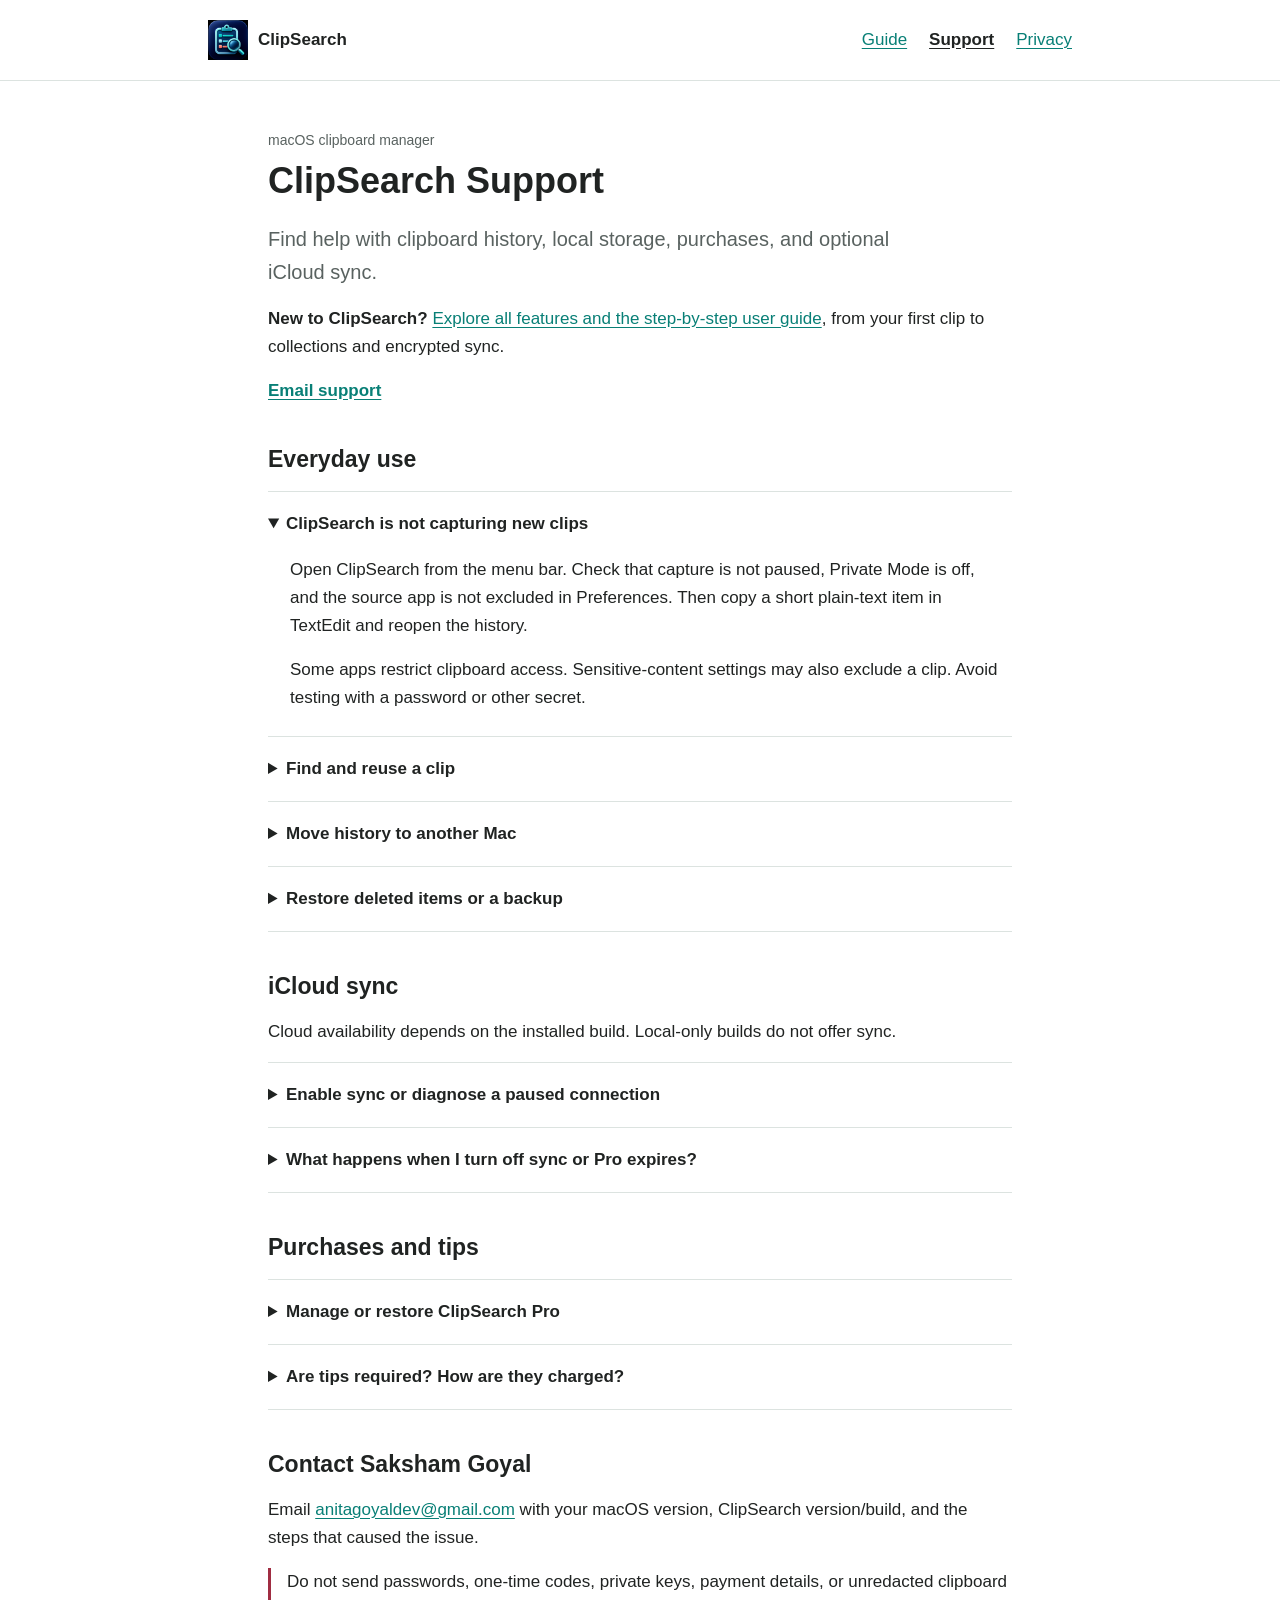
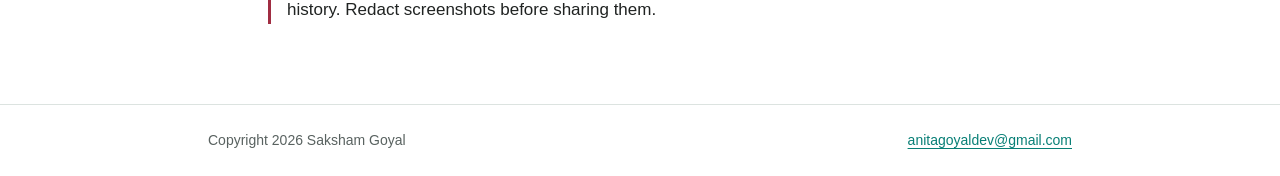
<file: index.html>
<!doctype html>
<html lang="en"><head><meta charset="utf-8"><meta name="viewport" content="width=device-width, initial-scale=1"><meta name="description" content="ClipSearch Support for the local-first macOS clipboard manager by Saksham Goyal."><title>ClipSearch Support</title><link rel="icon" href="./icon.png"><link rel="stylesheet" href="./style.css"></head>
<body><a class="skip" href="#main">Skip to content</a><header><div class="nav"><a class="brand" href="./"><img src="./icon.png" alt="" width="40" height="40">ClipSearch</a><nav aria-label="Main"><a href="./guide/">Guide</a><a href="./" aria-current="page">Support</a><a href="./privacy/">Privacy</a></nav></div></header>
<main id="main"><p class="eyebrow">macOS clipboard manager</p>
<h1>ClipSearch Support</h1>
<p class="lead">Find help with clipboard history, local storage, purchases, and optional iCloud sync.</p>
<p><strong>New to ClipSearch?</strong> <a href="./guide/">Explore all features and the step-by-step user guide</a>, from your first clip to collections and encrypted sync.</p>
<p><a class="contact" href="mailto:anitagoyaldev@gmail.com?subject=ClipSearch%20Support">Email support</a></p>
<section aria-labelledby="start"><h2 id="start">Everyday use</h2>
<details open><summary>ClipSearch is not capturing new clips</summary><div><p>Open ClipSearch from the menu bar. Check that capture is not paused, Private Mode is off, and the source app is not excluded in Preferences. Then copy a short plain-text item in TextEdit and reopen the history.</p><p>Some apps restrict clipboard access. Sensitive-content settings may also exclude a clip. Avoid testing with a password or other secret.</p></div></details>
<details><summary>Find and reuse a clip</summary><div><p>Open the menu-bar panel and search by content, title, tag, or file path. Select a result to copy it back to the system clipboard, then paste in the destination app. Compact mode shows more items; verbose mode includes metadata and actions.</p></div></details>
<details><summary>Move history to another Mac</summary><div><p>Export a <code>.clipsearch</code> archive, transfer it securely, and import it on the other Mac. Import merges with existing history instead of replacing it. File references contain paths, not the original files; those paths may not exist on the new Mac.</p></div></details>
<details><summary>Restore deleted items or a backup</summary><div><p>Open Recently Deleted to restore items before they are permanently removed. For a verified database backup, use the storage and backup section in Preferences. Restoration creates a safety backup before replacing the current database.</p><p>Exports and backups are separate copies. Deleting an item from history does not delete it from an older archive or backup.</p></div></details></section>
<section aria-labelledby="sync"><h2 id="sync">iCloud sync</h2><p>Cloud availability depends on the installed build. Local-only builds do not offer sync.</p>
<details><summary>Enable sync or diagnose a paused connection</summary><div><p>In a cloud-enabled build, sync requires Pro, explicit opt-in, the same iCloud account on both Macs, and Passwords &amp; Keychain enabled in iCloud settings. Start in the cloud section of Preferences. ClipSearch makes a local safety backup before initial enablement.</p><p>When the original encryption key has not arrived through iCloud Keychain, sync waits. Keep both Macs signed in and retry later. Do not reset Keychain or delete cloud data to troubleshoot. If the original key is lost, an independent export or backup may be needed.</p></div></details>
<details><summary>What happens when I turn off sync or Pro expires?</summary><div><p>Transfers pause and local history stays accessible. Existing cloud records are not erased. While sync is active, supported changes and deletions propagate to other devices. File permissions, backups, app exclusions, and device settings do not sync.</p></div></details></section>
<section aria-labelledby="billing"><h2 id="billing">Purchases and tips</h2>
<details><summary>Manage or restore ClipSearch Pro</summary><div><p>Pro is offered as a monthly or annual auto-renewing subscription, not a lifetime purchase. Use Restore Purchases with the Apple Account used to buy it. Manage or cancel renewal through <a href="https://apps.apple.com/account/subscriptions">Apple's subscription settings</a>.</p><p>History remains free. The free creation limits are 3 collections, 3 saved searches, and 10 snippets. Existing local content remains accessible after Pro expires.</p></div></details>
<details><summary>Are tips required? How are they charged?</summary><div><p>Tips are optional, one-time App Store purchases and unlock no features. The app shows the available amounts in your storefront's currency before Apple's confirmation. A tip is not a subscription.</p><p>For an eligible refund request, use <a href="https://reportaproblem.apple.com/">Apple's Report a Problem service</a>.</p></div></details></section>
<section aria-labelledby="contact"><h2 id="contact">Contact Saksham Goyal</h2><p>Email <a href="mailto:anitagoyaldev@gmail.com">anitagoyaldev@gmail.com</a> with your macOS version, ClipSearch version/build, and the steps that caused the issue.</p><p class="notice">Do not send passwords, one-time codes, private keys, payment details, or unredacted clipboard history. Redact screenshots before sharing them.</p></section></main><footer><div><span>Copyright 2026 Saksham Goyal</span><a href="mailto:anitagoyaldev@gmail.com">anitagoyaldev@gmail.com</a></div></footer></body></html>
</file>
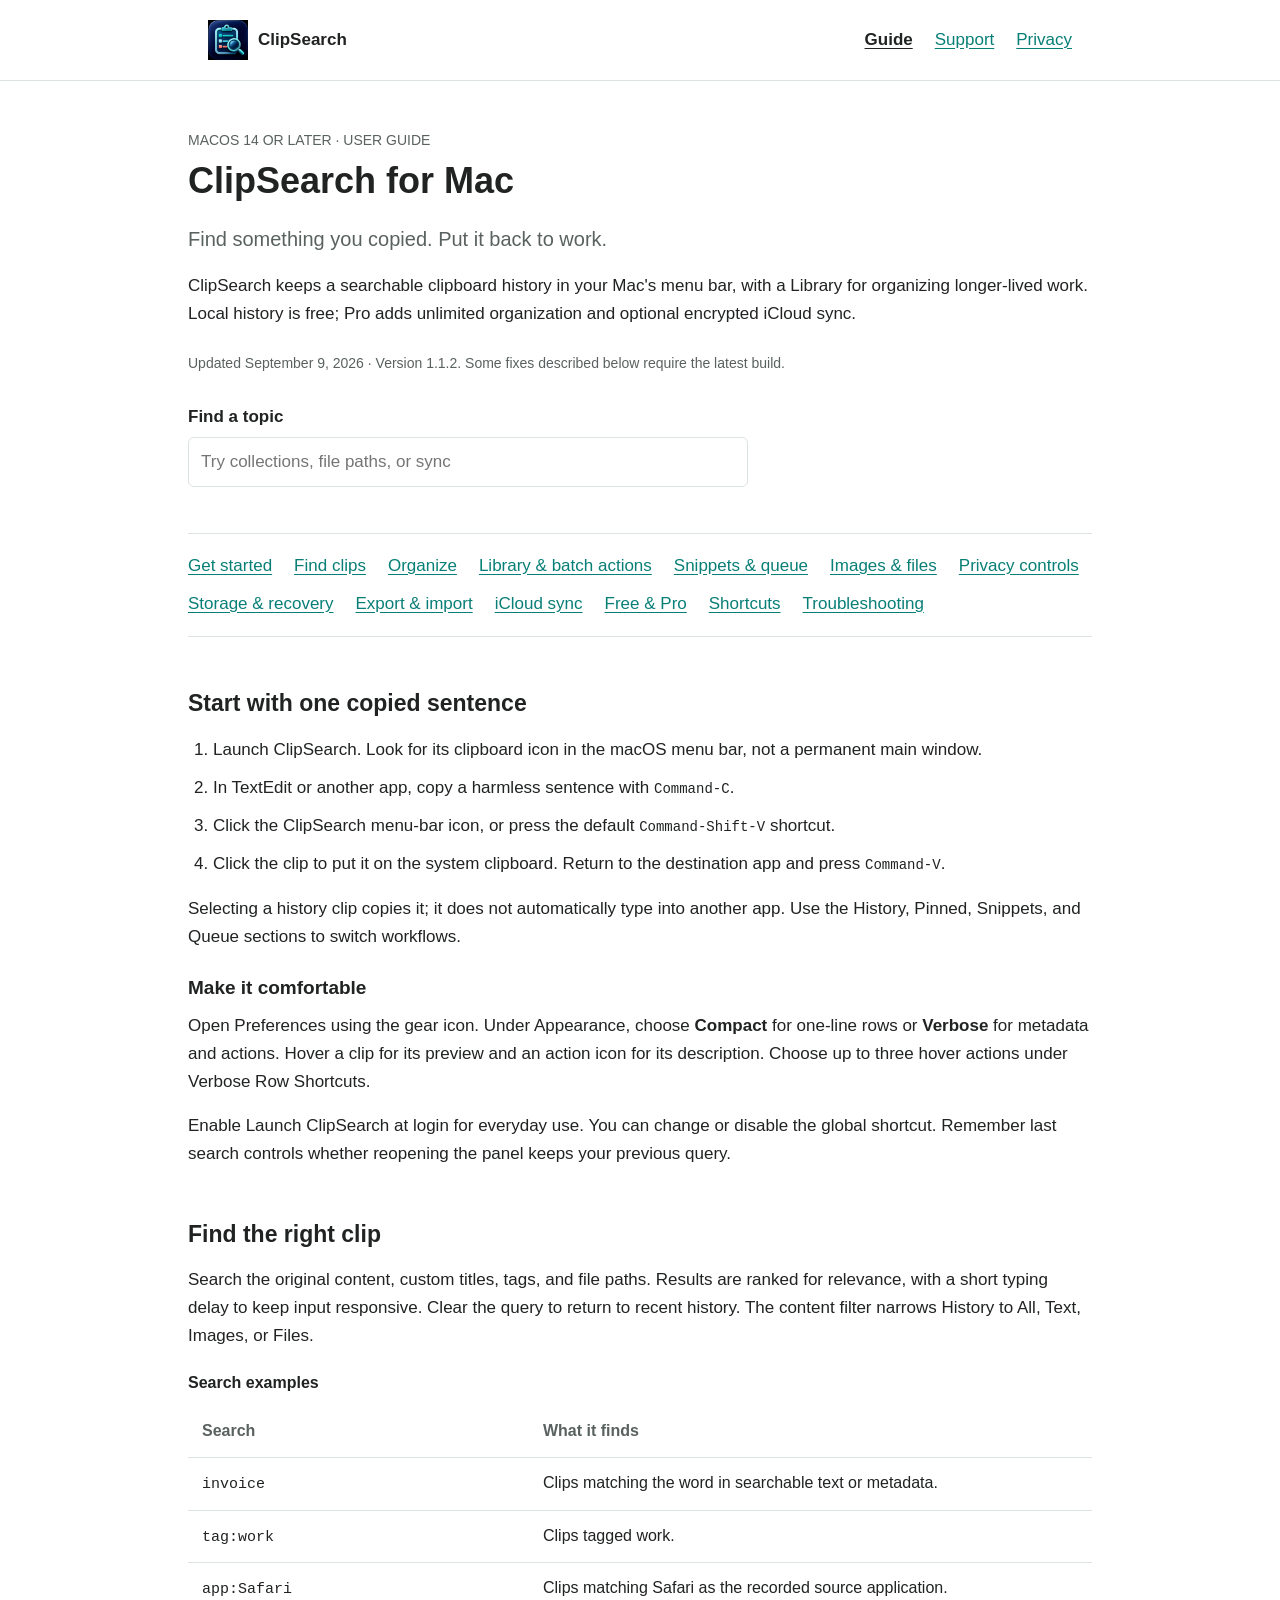
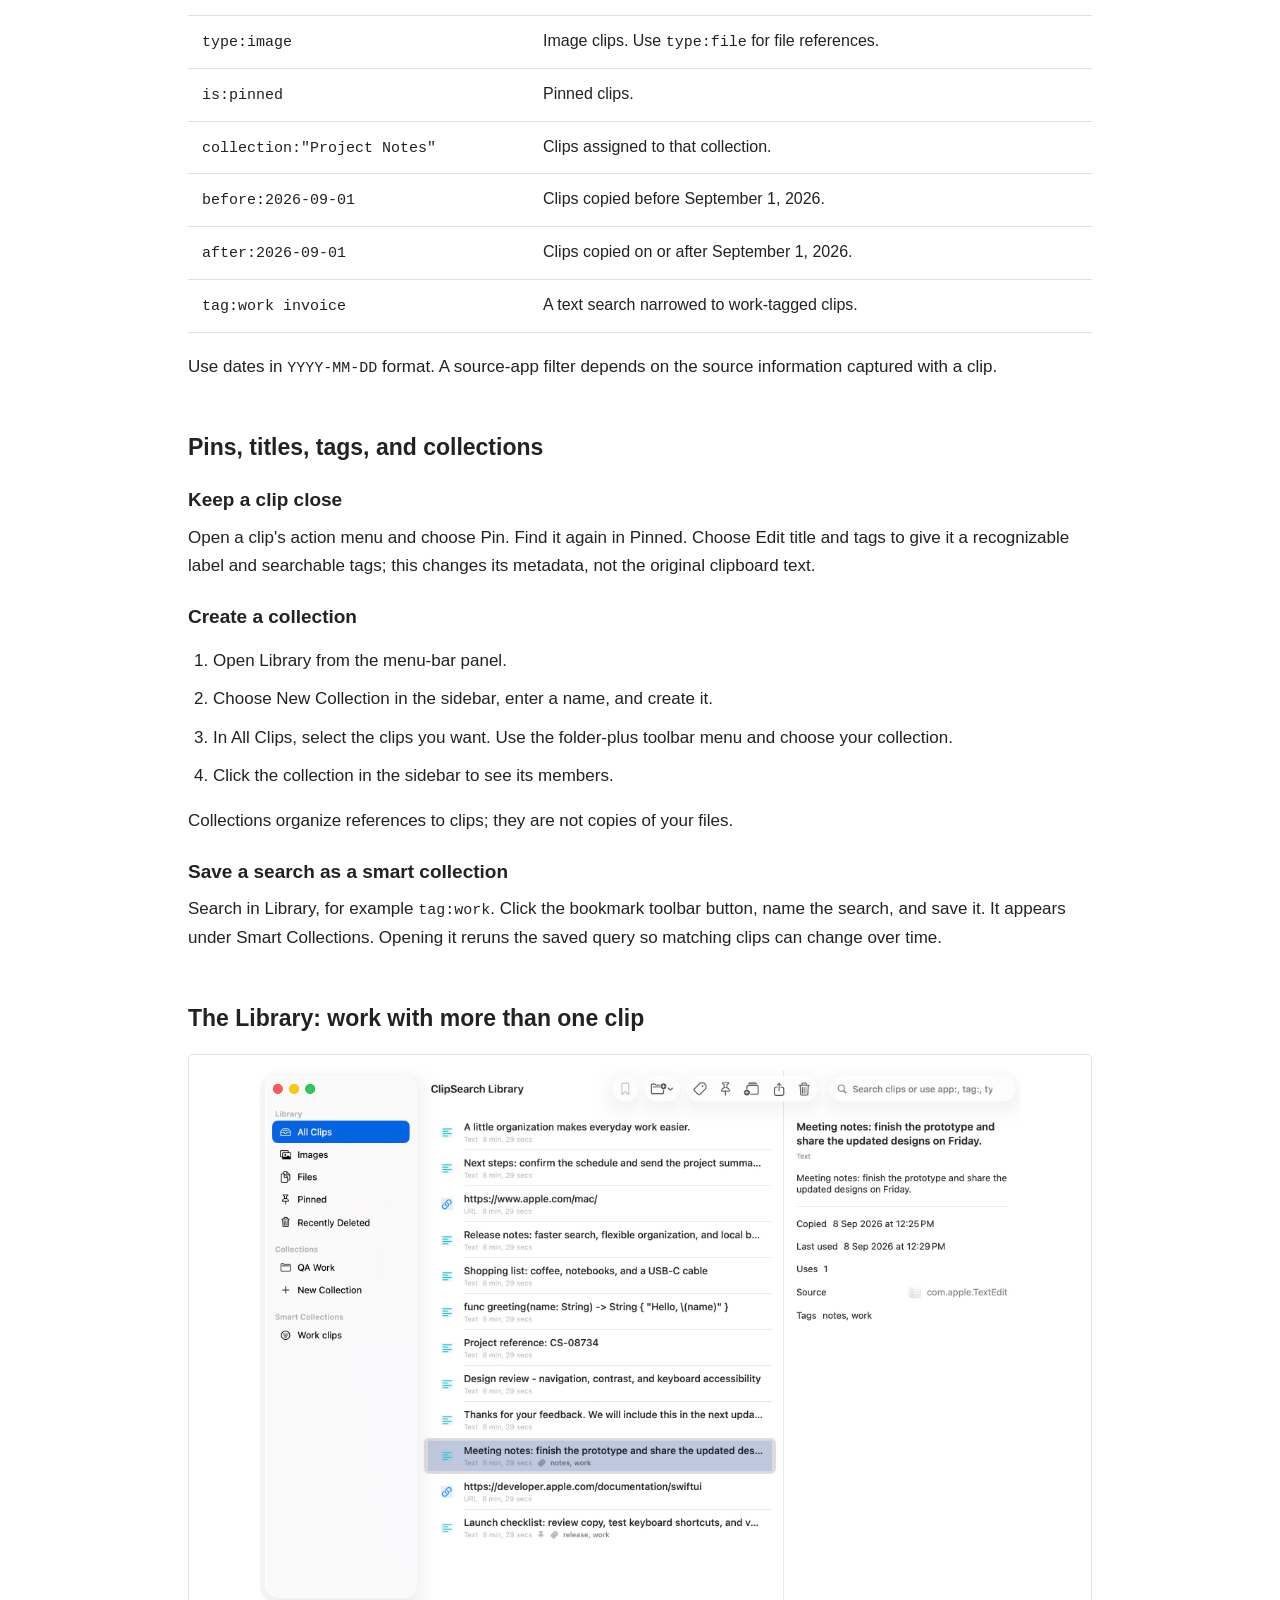
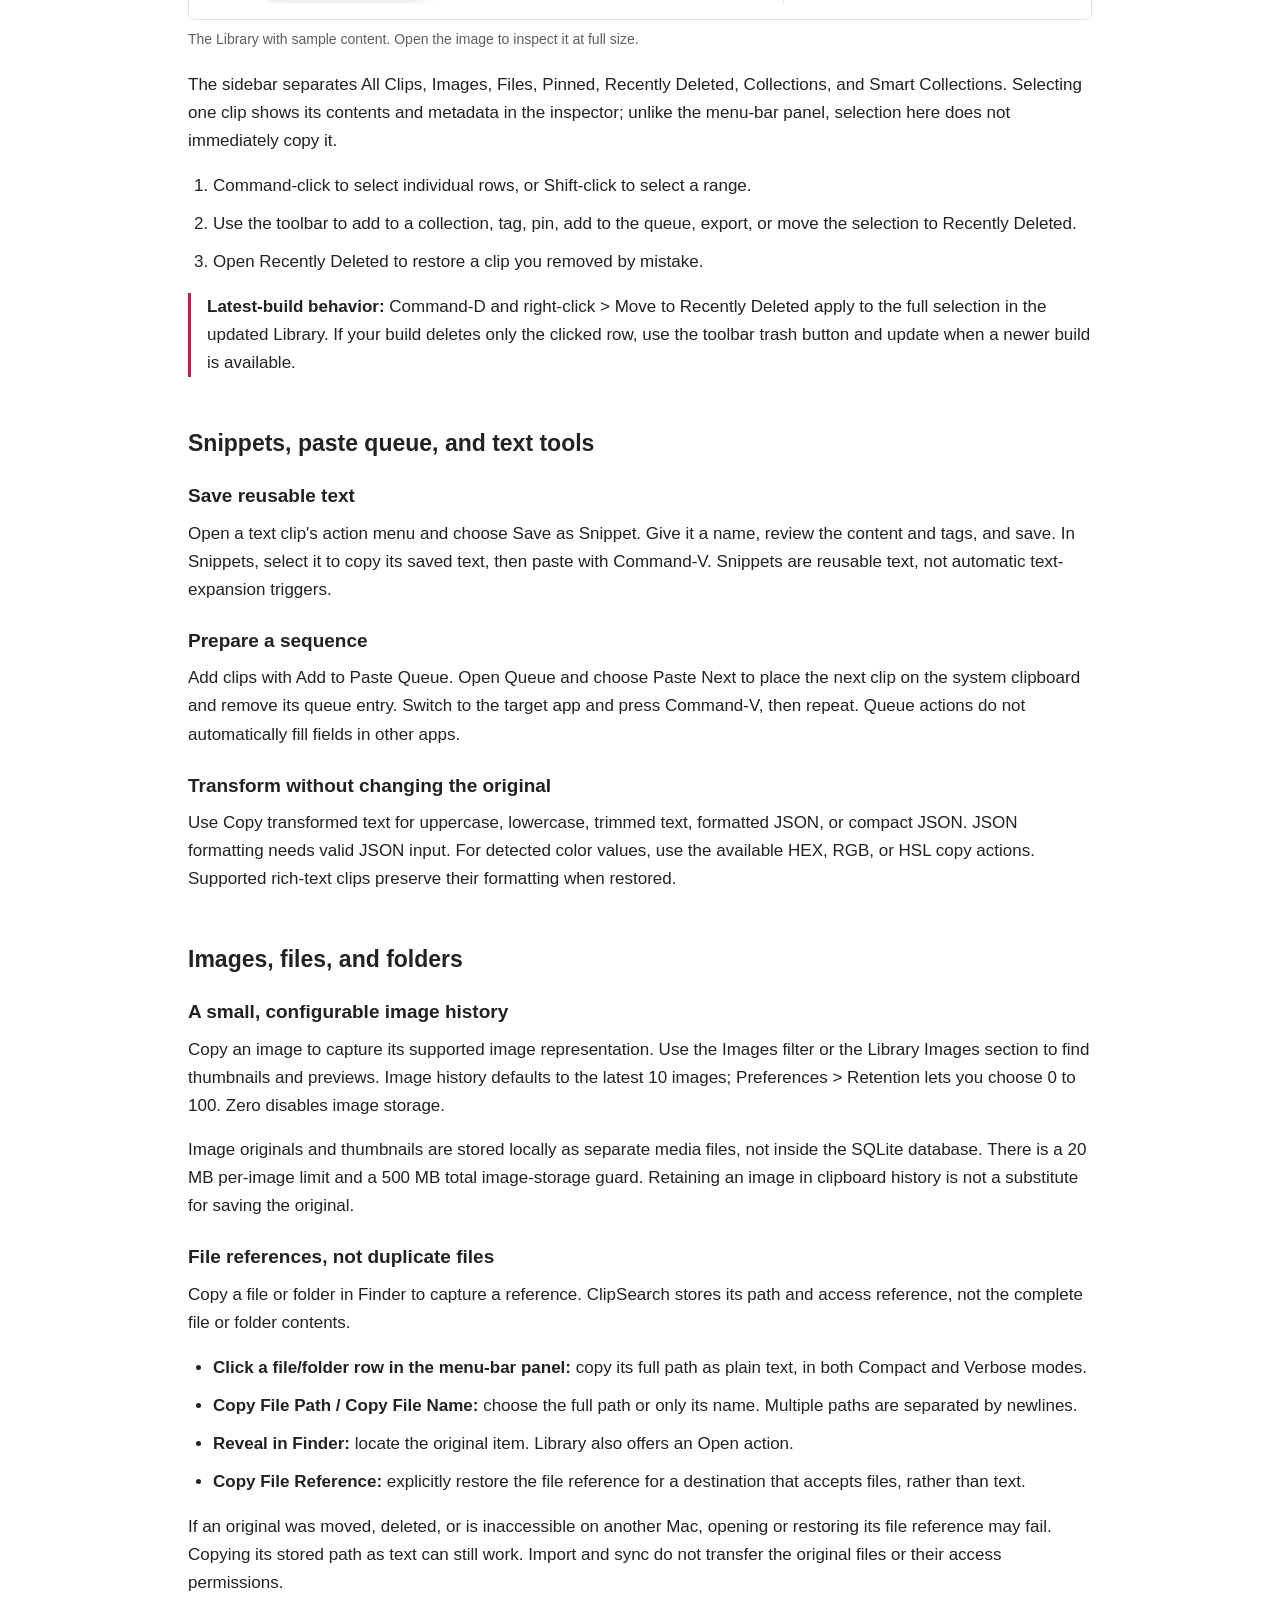
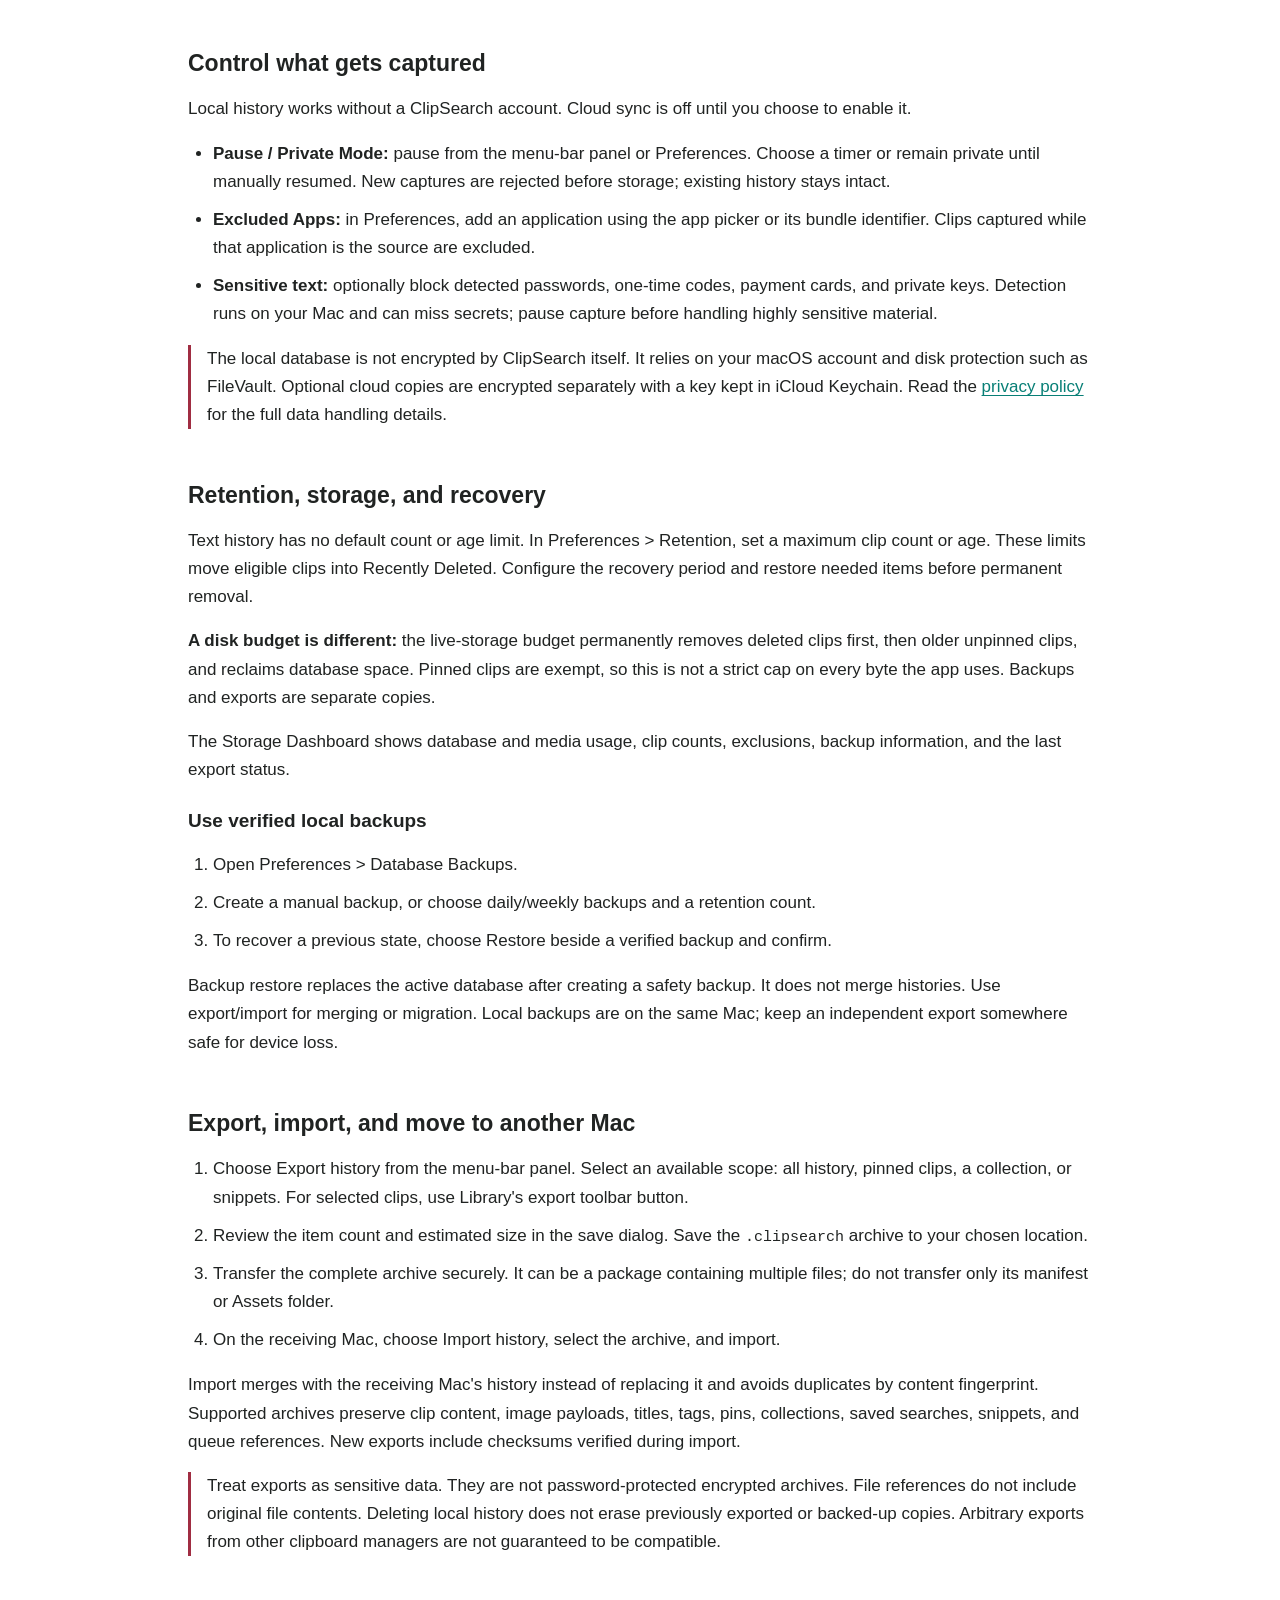
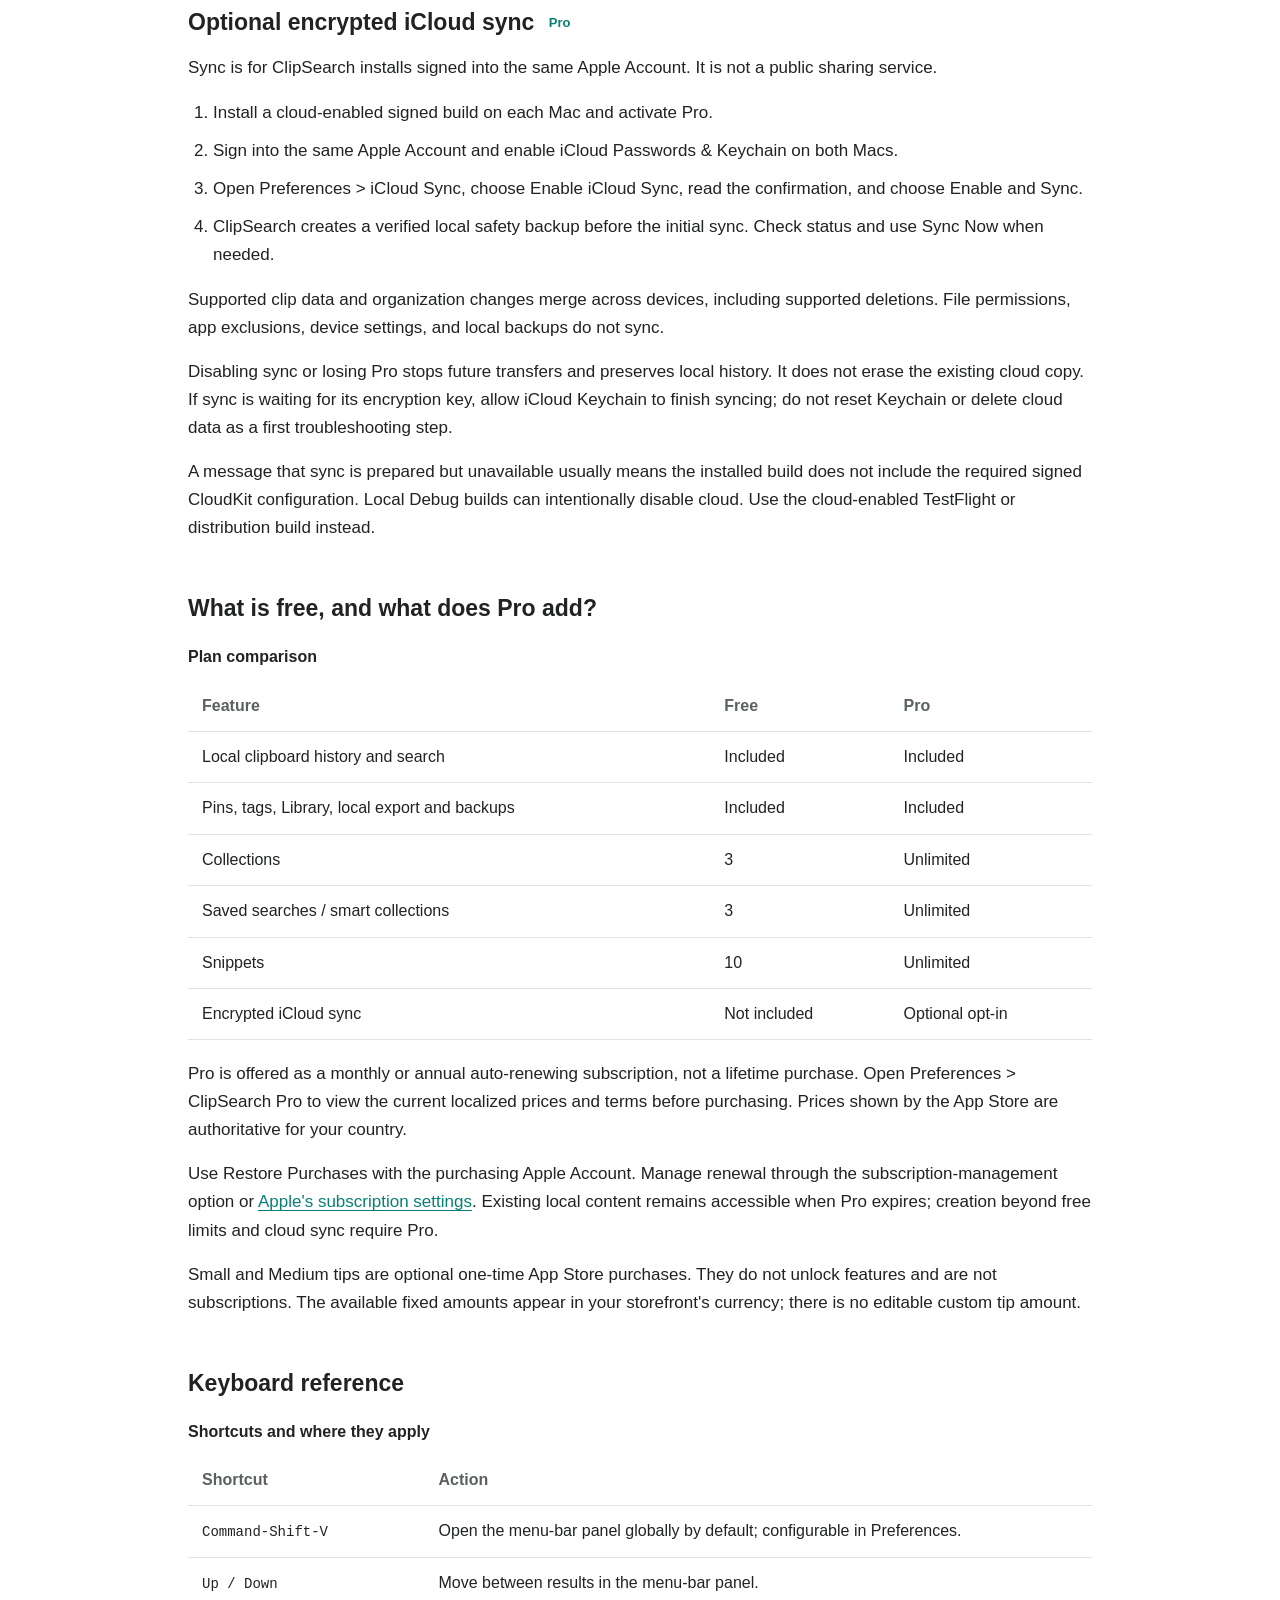
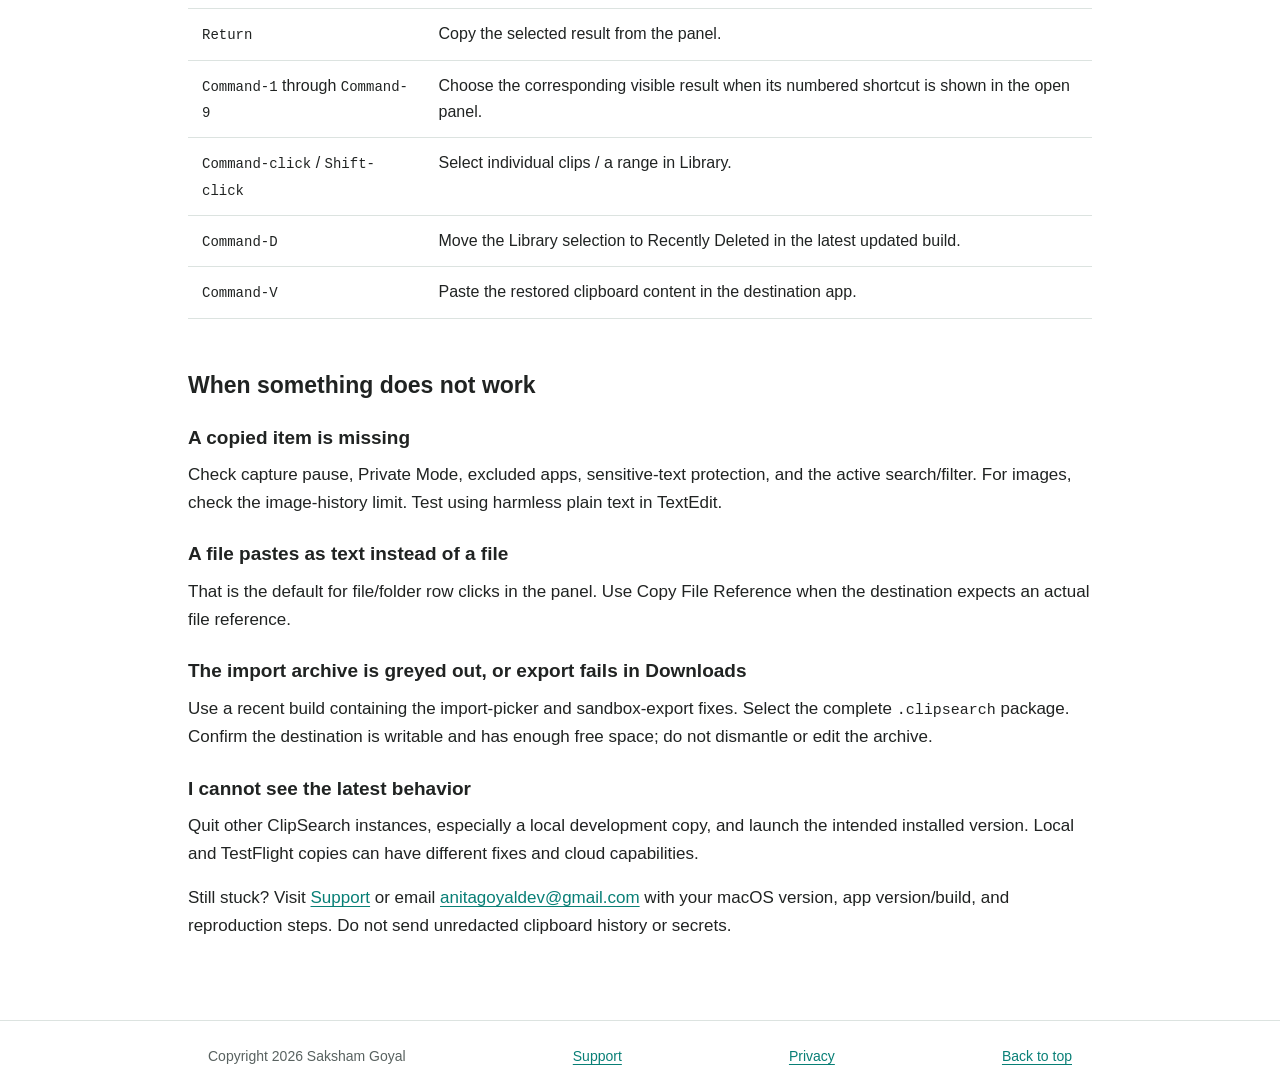
<file: guide/index.html>
<!doctype html>
<html lang="en">
<head>
<meta charset="utf-8">
<meta name="viewport" content="width=device-width, initial-scale=1">
<title>ClipSearch for Mac: Features &amp; User Guide</title>
<meta name="description" content="Learn how to use ClipSearch, the local-first Mac clipboard manager. Search history, organize collections, copy file paths, protect private clips, export backups, and enable encrypted iCloud sync.">
<link rel="canonical" href="https://saksham2599.github.io/clipsearch-pages/guide/">
<meta property="og:title" content="ClipSearch for Mac: Features &amp; User Guide">
<meta property="og:description" content="Your guide to searchable clipboard history, collections, backups, privacy, and optional encrypted iCloud sync.">
<meta property="og:type" content="article">
<meta property="og:url" content="https://saksham2599.github.io/clipsearch-pages/guide/">
<meta property="og:image" content="https://saksham2599.github.io/clipsearch-pages/guide/library.jpg">
<link rel="icon" href="../icon.png">
<link rel="stylesheet" href="../style.css">
<link rel="stylesheet" href="./guide.css">
<script src="./guide.js" defer></script>
</head>
<body>
<a class="skip" href="#main">Skip to content</a>
<header><div class="nav"><a class="brand" href="../"><img src="../icon.png" alt="" width="40" height="40">ClipSearch</a><nav aria-label="Main"><a href="./" aria-current="page">Guide</a><a href="../">Support</a><a href="../privacy/">Privacy</a></nav></div></header>
<main id="main">
<p class="eyebrow">MACOS 14 OR LATER · USER GUIDE</p>
<h1>ClipSearch for Mac</h1>
<p class="lead">Find something you copied. Put it back to work.</p>
<p>ClipSearch keeps a searchable clipboard history in your Mac's menu bar, with a Library for organizing longer-lived work. Local history is free; Pro adds unlimited organization and optional encrypted iCloud sync.</p>
<p class="date">Updated September 9, 2026 · Version 1.1.2. Some fixes described below require the latest build.</p>
<div class="guide-search"><label for="guide-search">Find a topic</label><input id="guide-search" type="search" placeholder="Try collections, file paths, or sync" autocomplete="off"><p id="search-status" role="status" aria-live="polite"></p></div>
<nav class="contents" aria-label="Guide topics">
<a href="#start">Get started</a><a href="#search">Find clips</a><a href="#organize">Organize</a><a href="#library">Library &amp; batch actions</a><a href="#reuse">Snippets &amp; queue</a><a href="#media">Images &amp; files</a><a href="#privacy">Privacy controls</a><a href="#storage">Storage &amp; recovery</a><a href="#migration">Export &amp; import</a><a href="#cloud">iCloud sync</a><a href="#pro">Free &amp; Pro</a><a href="#shortcuts">Shortcuts</a><a href="#help">Troubleshooting</a>
</nav>
<section id="start" data-topic>
<h2>Start with one copied sentence</h2>
<ol><li>Launch ClipSearch. Look for its clipboard icon in the macOS menu bar, not a permanent main window.</li><li>In TextEdit or another app, copy a harmless sentence with <kbd>Command-C</kbd>.</li><li>Click the ClipSearch menu-bar icon, or press the default <kbd>Command-Shift-V</kbd> shortcut.</li><li>Click the clip to put it on the system clipboard. Return to the destination app and press <kbd>Command-V</kbd>.</li></ol>
<p>Selecting a history clip copies it; it does not automatically type into another app. Use the History, Pinned, Snippets, and Queue sections to switch workflows.</p>
<h3>Make it comfortable</h3>
<p>Open Preferences using the gear icon. Under Appearance, choose <strong>Compact</strong> for one-line rows or <strong>Verbose</strong> for metadata and actions. Hover a clip for its preview and an action icon for its description. Choose up to three hover actions under Verbose Row Shortcuts.</p>
<p>Enable Launch ClipSearch at login for everyday use. You can change or disable the global shortcut. Remember last search controls whether reopening the panel keeps your previous query.</p>
</section>
<section id="search" data-topic>
<h2>Find the right clip</h2>
<p>Search the original content, custom titles, tags, and file paths. Results are ranked for relevance, with a short typing delay to keep input responsive. Clear the query to return to recent history. The content filter narrows History to All, Text, Images, or Files.</p>
<div class="table-scroll"><table><caption>Search examples</caption><thead><tr><th>Search</th><th>What it finds</th></tr></thead><tbody>
<tr><td><code>invoice</code></td><td>Clips matching the word in searchable text or metadata.</td></tr>
<tr><td><code>tag:work</code></td><td>Clips tagged work.</td></tr>
<tr><td><code>app:Safari</code></td><td>Clips matching Safari as the recorded source application.</td></tr>
<tr><td><code>type:image</code></td><td>Image clips. Use <code>type:file</code> for file references.</td></tr>
<tr><td><code>is:pinned</code></td><td>Pinned clips.</td></tr>
<tr><td><code>collection:"Project Notes"</code></td><td>Clips assigned to that collection.</td></tr>
<tr><td><code>before:2026-09-01</code></td><td>Clips copied before September 1, 2026.</td></tr>
<tr><td><code>after:2026-09-01</code></td><td>Clips copied on or after September 1, 2026.</td></tr>
<tr><td><code>tag:work invoice</code></td><td>A text search narrowed to work-tagged clips.</td></tr>
</tbody></table></div>
<p>Use dates in <code>YYYY-MM-DD</code> format. A source-app filter depends on the source information captured with a clip.</p>
</section>
<section id="organize" data-topic>
<h2>Pins, titles, tags, and collections</h2>
<h3>Keep a clip close</h3>
<p>Open a clip's action menu and choose Pin. Find it again in Pinned. Choose Edit title and tags to give it a recognizable label and searchable tags; this changes its metadata, not the original clipboard text.</p>
<h3>Create a collection</h3>
<ol><li>Open Library from the menu-bar panel.</li><li>Choose New Collection in the sidebar, enter a name, and create it.</li><li>In All Clips, select the clips you want. Use the folder-plus toolbar menu and choose your collection.</li><li>Click the collection in the sidebar to see its members.</li></ol>
<p>Collections organize references to clips; they are not copies of your files.</p>
<h3>Save a search as a smart collection</h3>
<p>Search in Library, for example <code>tag:work</code>. Click the bookmark toolbar button, name the search, and save it. It appears under Smart Collections. Opening it reruns the saved query so matching clips can change over time.</p>
</section>
<section id="library" data-topic>
<h2>The Library: work with more than one clip</h2>
<figure><a href="./library.jpg"><img src="./library.jpg" alt="ClipSearch Library showing collections in the sidebar, sample clipboard rows, and a selected clip's text, source, and tags in the inspector." width="2560" height="1600" loading="lazy"></a><figcaption>The Library with sample content. Open the image to inspect it at full size.</figcaption></figure>
<p>The sidebar separates All Clips, Images, Files, Pinned, Recently Deleted, Collections, and Smart Collections. Selecting one clip shows its contents and metadata in the inspector; unlike the menu-bar panel, selection here does not immediately copy it.</p>
<ol><li>Command-click to select individual rows, or Shift-click to select a range.</li><li>Use the toolbar to add to a collection, tag, pin, add to the queue, export, or move the selection to Recently Deleted.</li><li>Open Recently Deleted to restore a clip you removed by mistake.</li></ol>
<p class="notice"><strong>Latest-build behavior:</strong> Command-D and right-click &gt; Move to Recently Deleted apply to the full selection in the updated Library. If your build deletes only the clicked row, use the toolbar trash button and update when a newer build is available.</p>
</section>
<section id="reuse" data-topic>
<h2>Snippets, paste queue, and text tools</h2>
<h3>Save reusable text</h3>
<p>Open a text clip's action menu and choose Save as Snippet. Give it a name, review the content and tags, and save. In Snippets, select it to copy its saved text, then paste with Command-V. Snippets are reusable text, not automatic text-expansion triggers.</p>
<h3>Prepare a sequence</h3>
<p>Add clips with Add to Paste Queue. Open Queue and choose Paste Next to place the next clip on the system clipboard and remove its queue entry. Switch to the target app and press Command-V, then repeat. Queue actions do not automatically fill fields in other apps.</p>
<h3>Transform without changing the original</h3>
<p>Use Copy transformed text for uppercase, lowercase, trimmed text, formatted JSON, or compact JSON. JSON formatting needs valid JSON input. For detected color values, use the available HEX, RGB, or HSL copy actions. Supported rich-text clips preserve their formatting when restored.</p>
</section>
<section id="media" data-topic>
<h2>Images, files, and folders</h2>
<h3>A small, configurable image history</h3>
<p>Copy an image to capture its supported image representation. Use the Images filter or the Library Images section to find thumbnails and previews. Image history defaults to the latest 10 images; Preferences &gt; Retention lets you choose 0 to 100. Zero disables image storage.</p>
<p>Image originals and thumbnails are stored locally as separate media files, not inside the SQLite database. There is a 20 MB per-image limit and a 500 MB total image-storage guard. Retaining an image in clipboard history is not a substitute for saving the original.</p>
<h3>File references, not duplicate files</h3>
<p>Copy a file or folder in Finder to capture a reference. ClipSearch stores its path and access reference, not the complete file or folder contents.</p>
<ul><li><strong>Click a file/folder row in the menu-bar panel:</strong> copy its full path as plain text, in both Compact and Verbose modes.</li><li><strong>Copy File Path / Copy File Name:</strong> choose the full path or only its name. Multiple paths are separated by newlines.</li><li><strong>Reveal in Finder:</strong> locate the original item. Library also offers an Open action.</li><li><strong>Copy File Reference:</strong> explicitly restore the file reference for a destination that accepts files, rather than text.</li></ul>
<p>If an original was moved, deleted, or is inaccessible on another Mac, opening or restoring its file reference may fail. Copying its stored path as text can still work. Import and sync do not transfer the original files or their access permissions.</p>
</section>
<section id="privacy" data-topic>
<h2>Control what gets captured</h2>
<p>Local history works without a ClipSearch account. Cloud sync is off until you choose to enable it.</p>
<ul><li><strong>Pause / Private Mode:</strong> pause from the menu-bar panel or Preferences. Choose a timer or remain private until manually resumed. New captures are rejected before storage; existing history stays intact.</li><li><strong>Excluded Apps:</strong> in Preferences, add an application using the app picker or its bundle identifier. Clips captured while that application is the source are excluded.</li><li><strong>Sensitive text:</strong> optionally block detected passwords, one-time codes, payment cards, and private keys. Detection runs on your Mac and can miss secrets; pause capture before handling highly sensitive material.</li></ul>
<p class="notice">The local database is not encrypted by ClipSearch itself. It relies on your macOS account and disk protection such as FileVault. Optional cloud copies are encrypted separately with a key kept in iCloud Keychain. Read the <a href="../privacy/">privacy policy</a> for the full data handling details.</p>
</section>
<section id="storage" data-topic>
<h2>Retention, storage, and recovery</h2>
<p>Text history has no default count or age limit. In Preferences &gt; Retention, set a maximum clip count or age. These limits move eligible clips into Recently Deleted. Configure the recovery period and restore needed items before permanent removal.</p>
<p><strong>A disk budget is different:</strong> the live-storage budget permanently removes deleted clips first, then older unpinned clips, and reclaims database space. Pinned clips are exempt, so this is not a strict cap on every byte the app uses. Backups and exports are separate copies.</p>
<p>The Storage Dashboard shows database and media usage, clip counts, exclusions, backup information, and the last export status.</p>
<h3>Use verified local backups</h3>
<ol><li>Open Preferences &gt; Database Backups.</li><li>Create a manual backup, or choose daily/weekly backups and a retention count.</li><li>To recover a previous state, choose Restore beside a verified backup and confirm.</li></ol>
<p>Backup restore replaces the active database after creating a safety backup. It does not merge histories. Use export/import for merging or migration. Local backups are on the same Mac; keep an independent export somewhere safe for device loss.</p>
</section>
<section id="migration" data-topic>
<h2>Export, import, and move to another Mac</h2>
<ol><li>Choose Export history from the menu-bar panel. Select an available scope: all history, pinned clips, a collection, or snippets. For selected clips, use Library's export toolbar button.</li><li>Review the item count and estimated size in the save dialog. Save the <code>.clipsearch</code> archive to your chosen location.</li><li>Transfer the complete archive securely. It can be a package containing multiple files; do not transfer only its manifest or Assets folder.</li><li>On the receiving Mac, choose Import history, select the archive, and import.</li></ol>
<p>Import merges with the receiving Mac's history instead of replacing it and avoids duplicates by content fingerprint. Supported archives preserve clip content, image payloads, titles, tags, pins, collections, saved searches, snippets, and queue references. New exports include checksums verified during import.</p>
<p class="notice">Treat exports as sensitive data. They are not password-protected encrypted archives. File references do not include original file contents. Deleting local history does not erase previously exported or backed-up copies. Arbitrary exports from other clipboard managers are not guaranteed to be compatible.</p>
</section>
<section id="cloud" data-topic>
<h2>Optional encrypted iCloud sync <span class="pro-label">Pro</span></h2>
<p>Sync is for ClipSearch installs signed into the same Apple Account. It is not a public sharing service.</p>
<ol><li>Install a cloud-enabled signed build on each Mac and activate Pro.</li><li>Sign into the same Apple Account and enable iCloud Passwords &amp; Keychain on both Macs.</li><li>Open Preferences &gt; iCloud Sync, choose Enable iCloud Sync, read the confirmation, and choose Enable and Sync.</li><li>ClipSearch creates a verified local safety backup before the initial sync. Check status and use Sync Now when needed.</li></ol>
<p>Supported clip data and organization changes merge across devices, including supported deletions. File permissions, app exclusions, device settings, and local backups do not sync.</p>
<p>Disabling sync or losing Pro stops future transfers and preserves local history. It does not erase the existing cloud copy. If sync is waiting for its encryption key, allow iCloud Keychain to finish syncing; do not reset Keychain or delete cloud data as a first troubleshooting step.</p>
<p>A message that sync is prepared but unavailable usually means the installed build does not include the required signed CloudKit configuration. Local Debug builds can intentionally disable cloud. Use the cloud-enabled TestFlight or distribution build instead.</p>
</section>
<section id="pro" data-topic>
<h2>What is free, and what does Pro add?</h2>
<div class="table-scroll"><table><caption>Plan comparison</caption><thead><tr><th>Feature</th><th>Free</th><th>Pro</th></tr></thead><tbody>
<tr><td>Local clipboard history and search</td><td>Included</td><td>Included</td></tr>
<tr><td>Pins, tags, Library, local export and backups</td><td>Included</td><td>Included</td></tr>
<tr><td>Collections</td><td>3</td><td>Unlimited</td></tr>
<tr><td>Saved searches / smart collections</td><td>3</td><td>Unlimited</td></tr>
<tr><td>Snippets</td><td>10</td><td>Unlimited</td></tr>
<tr><td>Encrypted iCloud sync</td><td>Not included</td><td>Optional opt-in</td></tr>
</tbody></table></div>
<p>Pro is offered as a monthly or annual auto-renewing subscription, not a lifetime purchase. Open Preferences &gt; ClipSearch Pro to view the current localized prices and terms before purchasing. Prices shown by the App Store are authoritative for your country.</p>
<p>Use Restore Purchases with the purchasing Apple Account. Manage renewal through the subscription-management option or <a href="https://apps.apple.com/account/subscriptions">Apple's subscription settings</a>. Existing local content remains accessible when Pro expires; creation beyond free limits and cloud sync require Pro.</p>
<p>Small and Medium tips are optional one-time App Store purchases. They do not unlock features and are not subscriptions. The available fixed amounts appear in your storefront's currency; there is no editable custom tip amount.</p>
</section>
<section id="shortcuts" data-topic>
<h2>Keyboard reference</h2>
<div class="table-scroll"><table><caption>Shortcuts and where they apply</caption><thead><tr><th>Shortcut</th><th>Action</th></tr></thead><tbody>
<tr><td><kbd>Command-Shift-V</kbd></td><td>Open the menu-bar panel globally by default; configurable in Preferences.</td></tr>
<tr><td><kbd>Up / Down</kbd></td><td>Move between results in the menu-bar panel.</td></tr>
<tr><td><kbd>Return</kbd></td><td>Copy the selected result from the panel.</td></tr>
<tr><td><kbd>Command-1</kbd> through <kbd>Command-9</kbd></td><td>Choose the corresponding visible result when its numbered shortcut is shown in the open panel.</td></tr>
<tr><td><kbd>Command-click</kbd> / <kbd>Shift-click</kbd></td><td>Select individual clips / a range in Library.</td></tr>
<tr><td><kbd>Command-D</kbd></td><td>Move the Library selection to Recently Deleted in the latest updated build.</td></tr>
<tr><td><kbd>Command-V</kbd></td><td>Paste the restored clipboard content in the destination app.</td></tr>
</tbody></table></div>
</section>
<section id="help" data-topic>
<h2>When something does not work</h2>
<h3>A copied item is missing</h3><p>Check capture pause, Private Mode, excluded apps, sensitive-text protection, and the active search/filter. For images, check the image-history limit. Test using harmless plain text in TextEdit.</p>
<h3>A file pastes as text instead of a file</h3><p>That is the default for file/folder row clicks in the panel. Use Copy File Reference when the destination expects an actual file reference.</p>
<h3>The import archive is greyed out, or export fails in Downloads</h3><p>Use a recent build containing the import-picker and sandbox-export fixes. Select the complete <code>.clipsearch</code> package. Confirm the destination is writable and has enough free space; do not dismantle or edit the archive.</p>
<h3>I cannot see the latest behavior</h3><p>Quit other ClipSearch instances, especially a local development copy, and launch the intended installed version. Local and TestFlight copies can have different fixes and cloud capabilities.</p>
<p>Still stuck? Visit <a href="../">Support</a> or email <a href="mailto:anitagoyaldev@gmail.com?subject=ClipSearch%20Help">anitagoyaldev@gmail.com</a> with your macOS version, app version/build, and reproduction steps. Do not send unredacted clipboard history or secrets.</p>
</section>
<p id="empty-search" hidden>No matching topics. Try a shorter phrase or clear the search.</p>
</main>
<footer><div><span>Copyright 2026 Saksham Goyal</span><a href="../">Support</a><a href="../privacy/">Privacy</a><a href="#main">Back to top</a></div></footer>
</body>
</html>
</file>
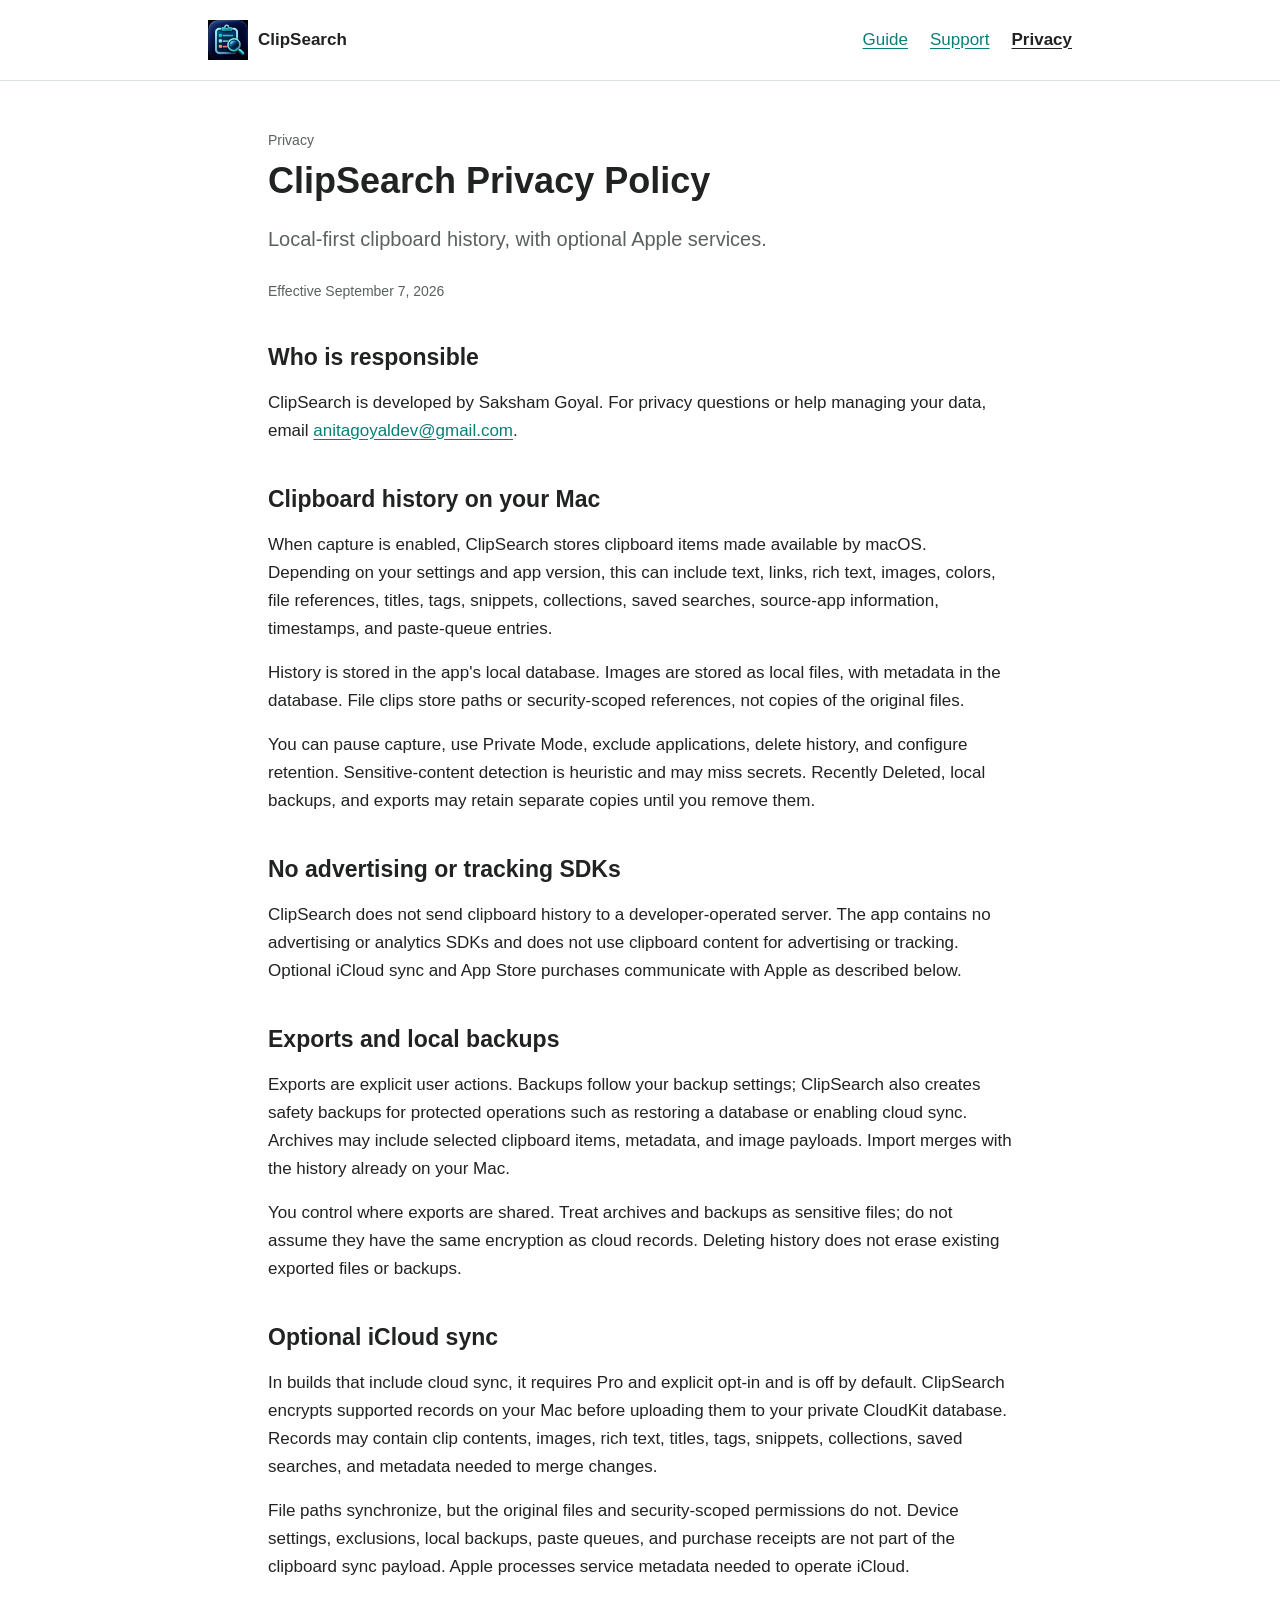
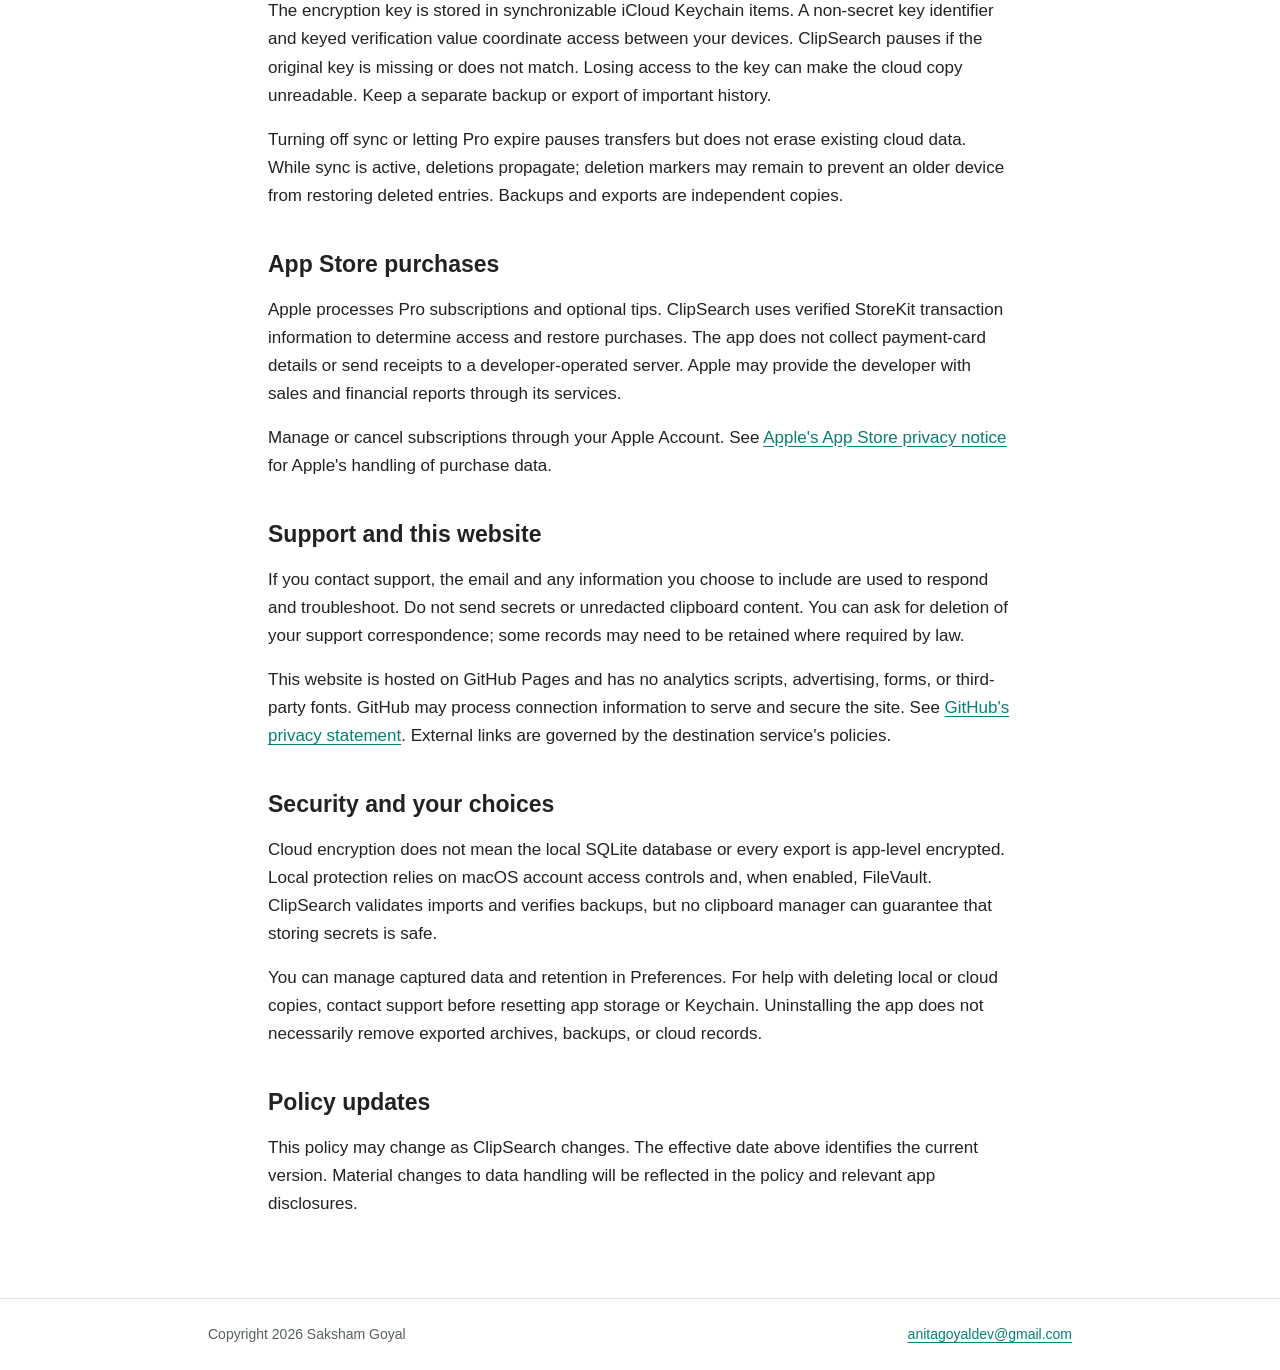
<file: privacy/index.html>
<!doctype html>
<html lang="en"><head><meta charset="utf-8"><meta name="viewport" content="width=device-width, initial-scale=1"><meta name="description" content="ClipSearch Privacy Policy for the local-first macOS clipboard manager by Saksham Goyal."><title>ClipSearch Privacy Policy</title><link rel="icon" href="../icon.png"><link rel="stylesheet" href="../style.css"></head>
<body><a class="skip" href="#main">Skip to content</a><header><div class="nav"><a class="brand" href="../"><img src="../icon.png" alt="" width="40" height="40">ClipSearch</a><nav aria-label="Main"><a href="../guide/">Guide</a><a href="../">Support</a><a href="../privacy/" aria-current="page">Privacy</a></nav></div></header>
<main id="main"><p class="eyebrow">Privacy</p><h1>ClipSearch Privacy Policy</h1><p class="lead">Local-first clipboard history, with optional Apple services.</p><p class="date">Effective September 7, 2026</p>
<section><h2>Who is responsible</h2><p>ClipSearch is developed by Saksham Goyal. For privacy questions or help managing your data, email <a href="mailto:anitagoyaldev@gmail.com">anitagoyaldev@gmail.com</a>.</p></section>
<section><h2>Clipboard history on your Mac</h2><p>When capture is enabled, ClipSearch stores clipboard items made available by macOS. Depending on your settings and app version, this can include text, links, rich text, images, colors, file references, titles, tags, snippets, collections, saved searches, source-app information, timestamps, and paste-queue entries.</p><p>History is stored in the app's local database. Images are stored as local files, with metadata in the database. File clips store paths or security-scoped references, not copies of the original files.</p><p>You can pause capture, use Private Mode, exclude applications, delete history, and configure retention. Sensitive-content detection is heuristic and may miss secrets. Recently Deleted, local backups, and exports may retain separate copies until you remove them.</p></section>
<section><h2>No advertising or tracking SDKs</h2><p>ClipSearch does not send clipboard history to a developer-operated server. The app contains no advertising or analytics SDKs and does not use clipboard content for advertising or tracking. Optional iCloud sync and App Store purchases communicate with Apple as described below.</p></section>
<section><h2>Exports and local backups</h2><p>Exports are explicit user actions. Backups follow your backup settings; ClipSearch also creates safety backups for protected operations such as restoring a database or enabling cloud sync. Archives may include selected clipboard items, metadata, and image payloads. Import merges with the history already on your Mac.</p><p>You control where exports are shared. Treat archives and backups as sensitive files; do not assume they have the same encryption as cloud records. Deleting history does not erase existing exported files or backups.</p></section>
<section><h2>Optional iCloud sync</h2><p>In builds that include cloud sync, it requires Pro and explicit opt-in and is off by default. ClipSearch encrypts supported records on your Mac before uploading them to your private CloudKit database. Records may contain clip contents, images, rich text, titles, tags, snippets, collections, saved searches, and metadata needed to merge changes.</p><p>File paths synchronize, but the original files and security-scoped permissions do not. Device settings, exclusions, local backups, paste queues, and purchase receipts are not part of the clipboard sync payload. Apple processes service metadata needed to operate iCloud.</p><p>The encryption key is stored in synchronizable iCloud Keychain items. A non-secret key identifier and keyed verification value coordinate access between your devices. ClipSearch pauses if the original key is missing or does not match. Losing access to the key can make the cloud copy unreadable. Keep a separate backup or export of important history.</p><p>Turning off sync or letting Pro expire pauses transfers but does not erase existing cloud data. While sync is active, deletions propagate; deletion markers may remain to prevent an older device from restoring deleted entries. Backups and exports are independent copies.</p></section>
<section><h2>App Store purchases</h2><p>Apple processes Pro subscriptions and optional tips. ClipSearch uses verified StoreKit transaction information to determine access and restore purchases. The app does not collect payment-card details or send receipts to a developer-operated server. Apple may provide the developer with sales and financial reports through its services.</p><p>Manage or cancel subscriptions through your Apple Account. See <a href="https://www.apple.com/legal/privacy/data/en/app-store/">Apple's App Store privacy notice</a> for Apple's handling of purchase data.</p></section>
<section><h2>Support and this website</h2><p>If you contact support, the email and any information you choose to include are used to respond and troubleshoot. Do not send secrets or unredacted clipboard content. You can ask for deletion of your support correspondence; some records may need to be retained where required by law.</p><p>This website is hosted on GitHub Pages and has no analytics scripts, advertising, forms, or third-party fonts. GitHub may process connection information to serve and secure the site. See <a href="https://docs.github.com/en/site-policy/privacy-policies/github-general-privacy-statement">GitHub's privacy statement</a>. External links are governed by the destination service's policies.</p></section>
<section><h2>Security and your choices</h2><p>Cloud encryption does not mean the local SQLite database or every export is app-level encrypted. Local protection relies on macOS account access controls and, when enabled, FileVault. ClipSearch validates imports and verifies backups, but no clipboard manager can guarantee that storing secrets is safe.</p><p>You can manage captured data and retention in Preferences. For help with deleting local or cloud copies, contact support before resetting app storage or Keychain. Uninstalling the app does not necessarily remove exported archives, backups, or cloud records.</p></section>
<section><h2>Policy updates</h2><p>This policy may change as ClipSearch changes. The effective date above identifies the current version. Material changes to data handling will be reflected in the policy and relevant app disclosures.</p></section></main><footer><div><span>Copyright 2026 Saksham Goyal</span><a href="mailto:anitagoyaldev@gmail.com">anitagoyaldev@gmail.com</a></div></footer></body></html>
</file>
<file: style.css>
:root{color-scheme:light dark;--bg:#fff;--text:#202322;--muted:#596260;--line:#dce3e0;--accent:#087f76;--notice:#a02d42}
*{box-sizing:border-box}html{scroll-behavior:smooth}body{margin:0;background:var(--bg);color:var(--text);font:17px/1.65 -apple-system,BlinkMacSystemFont,"Segoe UI",sans-serif;letter-spacing:0}
a{color:var(--accent);text-underline-offset:3px;overflow-wrap:anywhere}a:hover{text-decoration-thickness:2px}a:focus-visible,summary:focus-visible{outline:3px solid var(--accent);outline-offset:5px}
header{border-bottom:1px solid var(--line)}.nav{max-width:920px;margin:auto;padding:20px 28px;display:flex;align-items:center;justify-content:space-between;gap:20px;flex-wrap:wrap}.brand{display:flex;align-items:center;gap:10px;color:var(--text);font-weight:700;text-decoration:none}.brand img{width:40px;height:40px}.nav nav{display:flex;gap:22px}.nav nav a[aria-current=page]{color:var(--text);font-weight:600}
main{max-width:800px;margin:auto;padding:48px 28px 64px}h1{font-size:36px;line-height:1.18;margin:8px 0 20px;overflow-wrap:anywhere}h2{font-size:23px;line-height:1.3;margin:0 0 16px}p{margin:0 0 16px}.lead{font-size:20px;color:var(--muted);max-width:650px}.eyebrow,.date{color:var(--muted);font-size:14px}.eyebrow{margin:0}.date{margin-top:24px}section{margin-top:40px}.contact{font-weight:600}
details{border-top:1px solid var(--line)}details:last-child{border-bottom:1px solid var(--line)}summary{cursor:pointer;padding:18px 0;font-weight:600}details div{padding:0 8px 8px 22px}.notice{border-left:3px solid var(--notice);padding-left:16px}code{font-size:15px;overflow-wrap:anywhere}
footer{border-top:1px solid var(--line);color:var(--muted);font-size:14px}footer div{max-width:920px;margin:auto;padding:24px 28px;display:flex;justify-content:space-between;gap:16px;flex-wrap:wrap}.skip{position:absolute;left:12px;top:-100px;background:var(--bg);padding:8px}.skip:focus{top:8px;z-index:1}
@media(max-width:480px){main{padding:32px 20px 48px}.nav{padding:16px 20px}h1{font-size:30px}.lead{font-size:18px}.nav nav{gap:16px}section{margin-top:32px}}
@media(prefers-color-scheme:dark){:root{--bg:#181c1b;--text:#f1f5f3;--muted:#b6c3bd;--line:#39423f;--accent:#71d4c5;--notice:#ff9ba6}}
@media(prefers-reduced-motion:reduce){html{scroll-behavior:auto}}
</file>
<file: guide/guide.css>
main{max-width:960px}.guide-search{margin:28px 0 16px}.guide-search label{display:block;font-weight:600;margin-bottom:6px}.guide-search input{width:100%;max-width:560px;min-height:46px;padding:10px 12px;border:1px solid var(--line);border-radius:6px;background:var(--bg);color:var(--text);font:inherit}.guide-search input:focus-visible{outline:3px solid var(--accent);outline-offset:3px}#search-status{font-size:14px;color:var(--muted);min-height:24px;margin:6px 0 0}.contents{display:flex;flex-wrap:wrap;gap:10px 22px;padding:18px 0;border-block:1px solid var(--line)}section{scroll-margin-top:24px;padding-top:12px}h3{font-size:19px;margin:24px 0 10px;line-height:1.4}li{margin-bottom:10px}ul,ol{padding-left:25px}figure{margin:20px 0}figure img{display:block;width:100%;height:auto;border:1px solid var(--line);border-radius:6px}figcaption{font-size:14px;color:var(--muted);margin-top:8px}.table-scroll{overflow-x:auto;margin:20px 0}table{width:100%;border-collapse:collapse;text-align:left;font-size:16px}caption{text-align:left;font-weight:600;margin-bottom:10px}th,td{padding:12px 14px;border-bottom:1px solid var(--line);vertical-align:top}th{color:var(--muted)}td:first-child{min-width:150px}kbd{font:14px/1.6 ui-monospace,SFMono-Regular,monospace;overflow-wrap:anywhere}.pro-label{font-size:13px;color:var(--accent);vertical-align:middle;margin-left:8px}[hidden]{display:none!important}@media(max-width:480px){th,td{padding:10px 8px;font-size:14px}.contents{gap:10px 16px}.nav nav{flex-wrap:wrap}h2{font-size:22px}}
</file>
